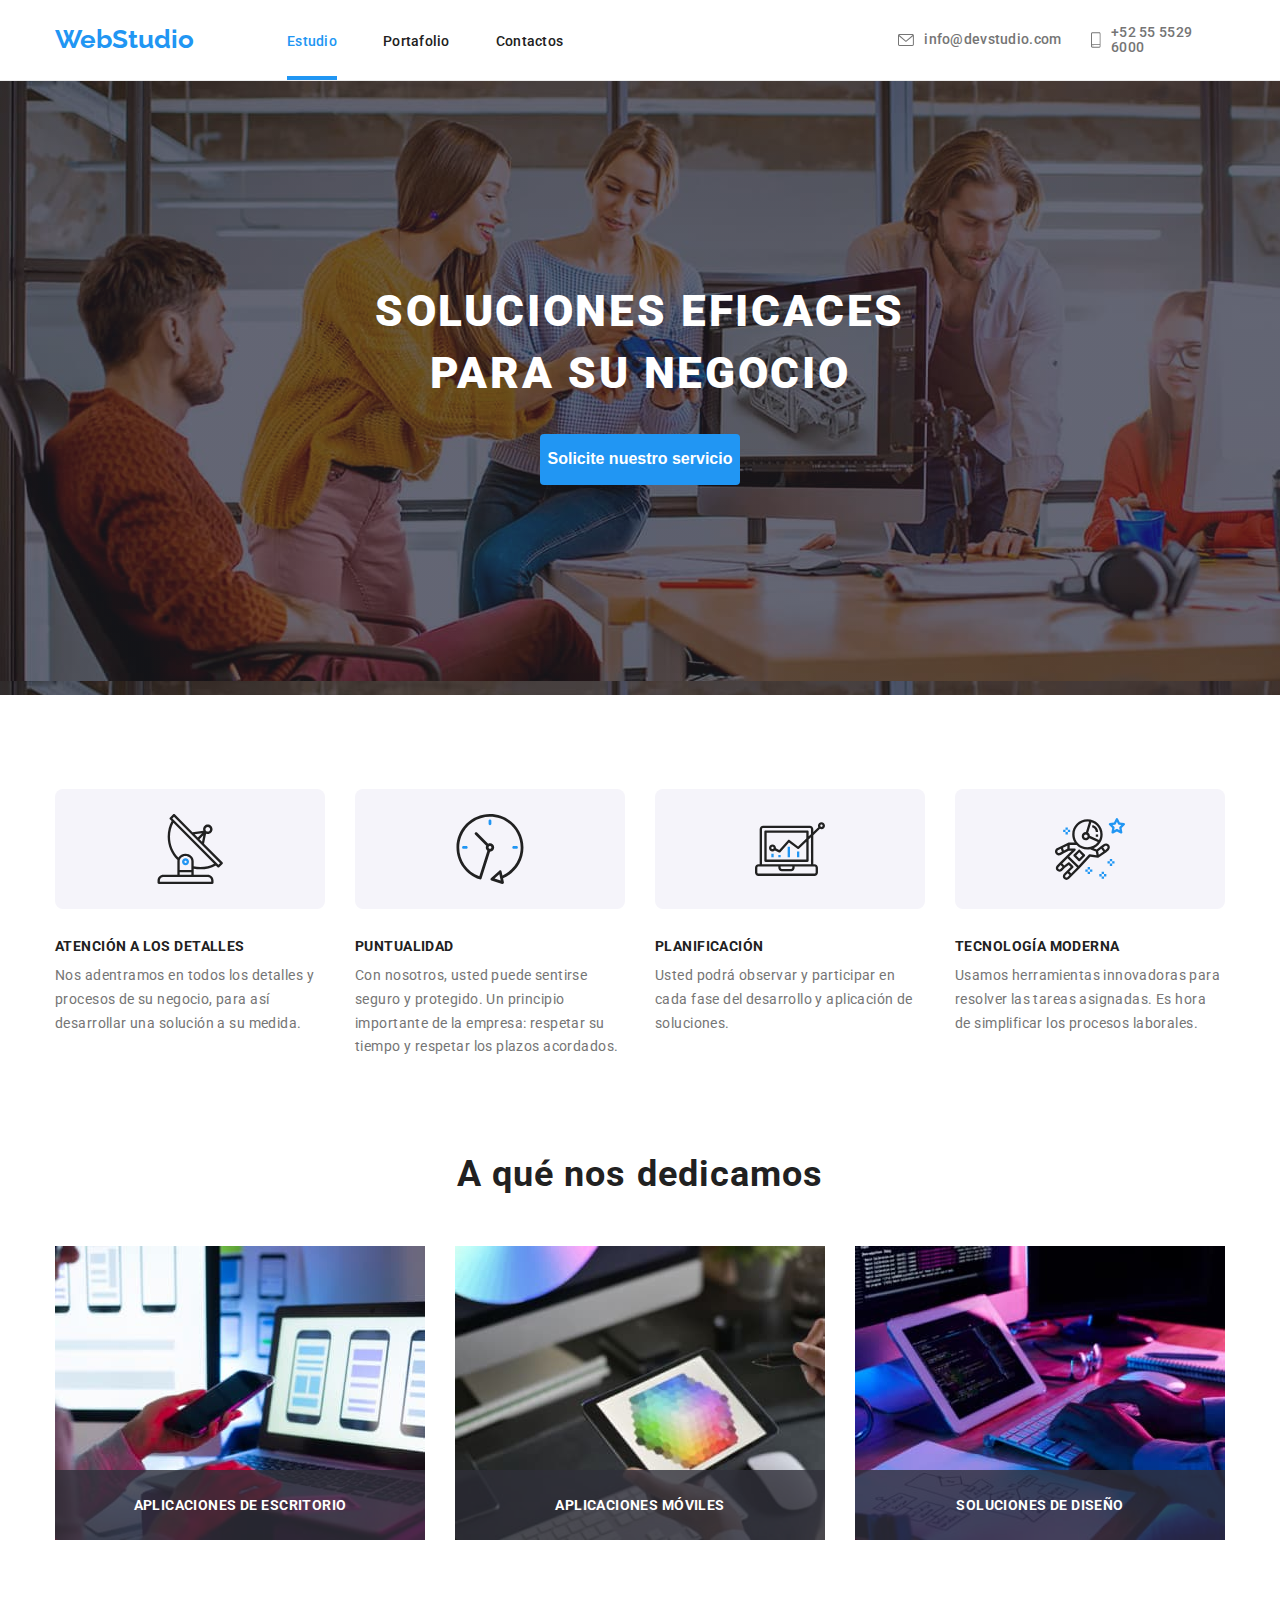
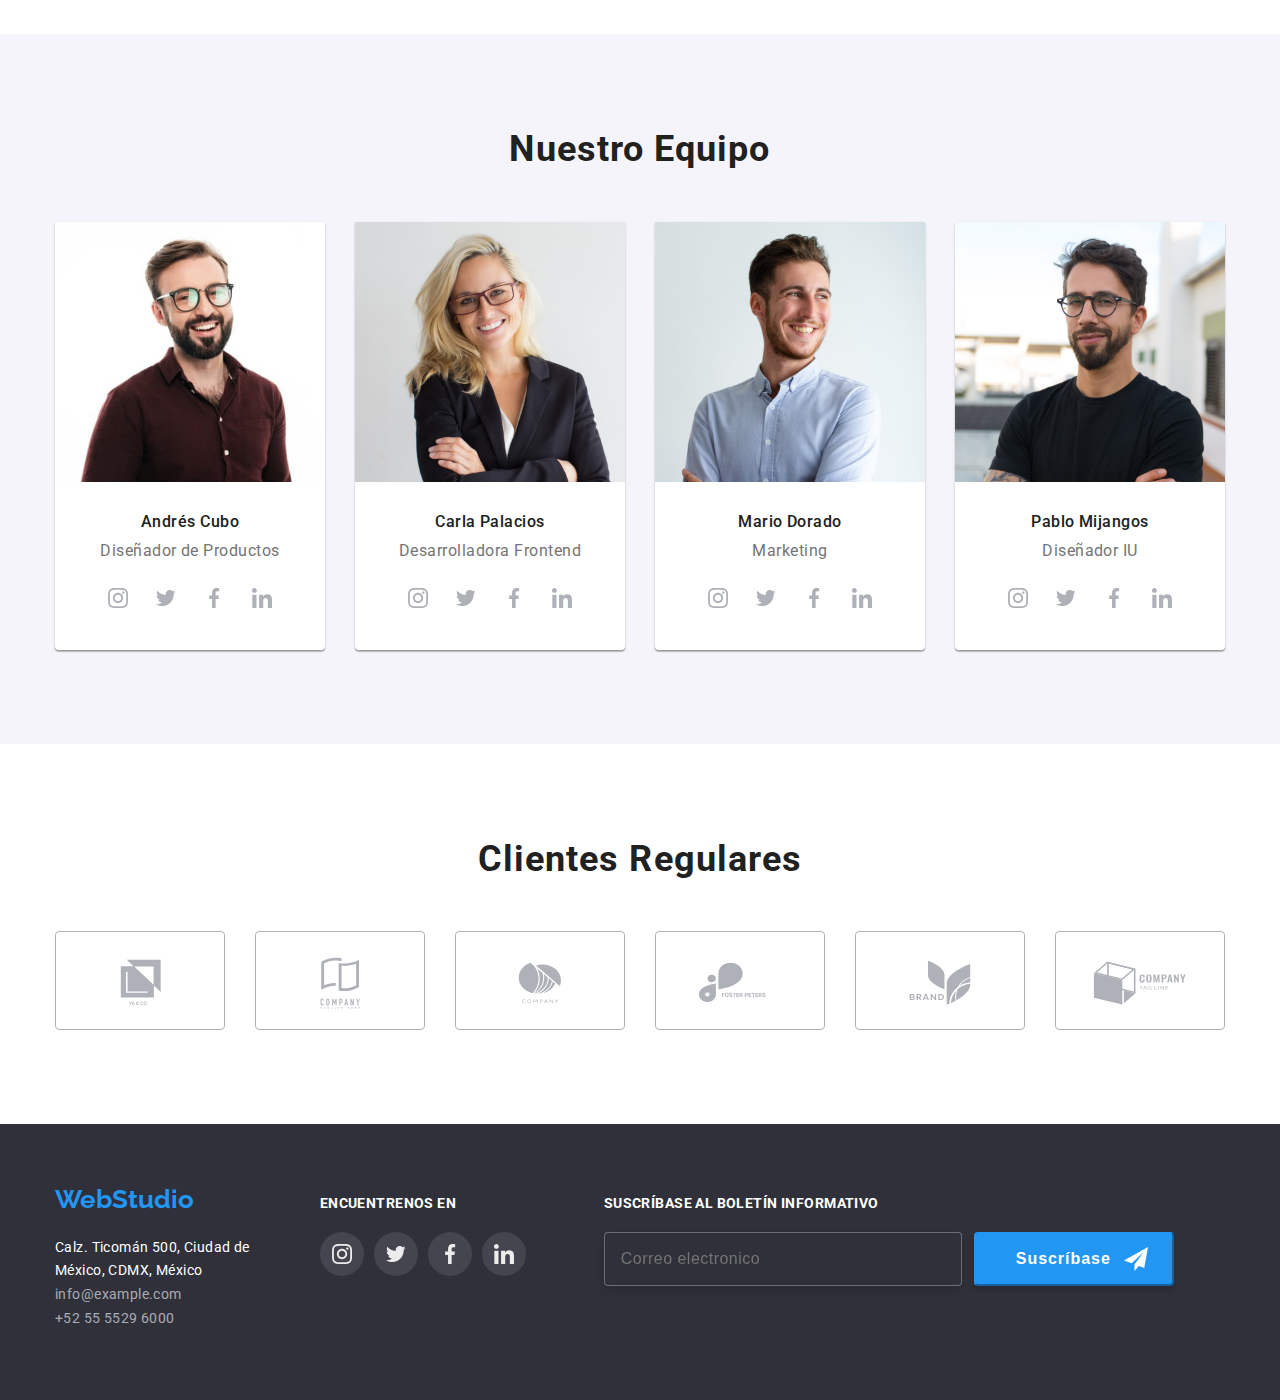
<file: index.html>
<!DOCTYPE html>
<html lang="en">
  <head>
    <meta charset="UTF-8" />
    <meta http-equiv="X-UA-Compatible" content="IE=edge" />
    <meta name="viewport" content="width=device-width, initial-scale=1.0" />
    <title>markup-hw-06</title>
    <link
      rel="stylesheet"
      href="https://cdnjs.cloudflare.com/ajax/libs/modern-normalize/1.1.0/modern-normalize.min.css"
      integrity="sha512-wpPYUAdjBVSE4KJnH1VR1HeZfpl1ub8YT/NKx4PuQ5NmX2tKuGu6U/JRp5y+Y8XG2tV+wKQpNHVUX03MfMFn9Q=="
      crossorigin="anonymous"
      referrerpolicy="no-referrer"
    />
    <link href="./css/styles.css" rel="stylesheet" />
    <link rel="preconnect" href="https://fonts.googleapis.com" />
    <link rel="preconnect" href="https://fonts.gstatic.com" crossorigin />
    <link
      href="https://fonts.googleapis.com/css2?family=Raleway:wght@700&family=Roboto:wght@400;500;700;900&display=swap"
      rel="stylesheet"
    />
  </head>
  <body>
    <header>
      <section class="border-header">
        <div class="container header-position">
          <a class="logo" href="./index.html"><span class="text-blue">WebStudio</a>
          <nav>
            <ul class="menu-nav">
              <li class="list-item">
                <a class="menu-list active" href="./index.html"><span class="text-blue">Estudio</span></a>
              </li>
              <li class="list-item"><a href="./portafolio.html">Portafolio</a></li>
              <li class="list-item"><a href="#">Contactos</a></li>
            </ul>
          </nav>
          <ul class="menu-contact">
            <li>
              <a href="#">
                <svg class="link-header-icon" width="16" height="12">
                  <use href="./images/icons.svg#icon-envelope"></use>
                </svg>
                info@devstudio.com
              </a>
            </li>
            <li>
              <a href="#">
                <svg class="link-header-icon" width="10" height="16">
                  <use href="./images/icons.svg#icon-smartphone"></use>
                </svg>
                +52 55 5529 6000
              </a>
            </li>
          </ul>
        </div>
      </section>
    </header>
    <main>
      <section class="first-page">
        <div class="container">
          <h1 class="main-title">SOLUCIONES EFICACES <br /> PARA SU NEGOCIO</h1>
          <button class="first-button" type="button" data-modal-open>Solicite nuestro servicio</button>
        </div>
      </section>
      <!-- Nuestras Cualidades -->
      <div class="container">
        <section class="section">
          <ul class="feature-box">
            <li>
              <div class="background-icon-feature">
                <svg class="icon-feature" width="70" height="70">
                  <use href="./images/icons.svg#icon-antenne"></use>
                </svg>
              </div>
              <p class="text-feature">ATENCIÓN A LOS DETALLES</p>
              <p class="text-feature-under">
                Nos adentramos en todos los detalles y procesos de su negocio, para así desarrollar una solución a su medida.
              </p>
            </li>
            <li>
              <div class="background-icon-feature">
                <svg class="icon-feature" width="70" height="70">
                  <use href="./images/icons.svg#icon-clock"></use>
                </svg>
              </div>
              <p class="text-feature">PUNTUALIDAD</p>
              <p class="text-feature-under">
                Con nosotros, usted puede sentirse seguro y protegido. Un principio importante de la empresa: respetar su tiempo y respetar los plazos acordados.
              </p>
            </li>
            <li>
              <div class="background-icon-feature">
                <svg class="icon-feature" width="70" height="70">
                  <use href="./images/icons.svg#icon-diagram"></use>
                </svg>
              </div>
              <p class="text-feature">PLANIFICACIÓN</p>
              <p class="text-feature-under">
                Usted podrá observar y participar en cada fase del desarrollo y aplicación de soluciones.
              </p>
            </li>
            <li>
              <div class="background-icon-feature">
                <svg class="icon-feature" width="70" height="70">
                  <use href="./images/icons.svg#icon-astronaut"></use>
                </svg>
              </div>
              <p class="text-feature">TECNOLOGÍA MODERNA</p>
              <p class="text-feature-under">
                Usamos herramientas innovadoras para resolver las tareas asignadas. Es hora de simplificar los procesos laborales.
              </p>
            </li>
          </ul>
        </section>
        <!-- A qué nos dedicamos -->
        <section class="section job-box">
          <h2 class="second-title">A qué nos dedicamos</h2>
          <ul>
            <div class="list-job-box">
              <li class="list-item">
                <img
                  src="./images/Images-4/image-1.jpg"
                  alt="pisze kod"
                  width="370"
                  height="294"
                />
              </li>

              <p class="list-text-job-box">APLICACIONES DE ESCRITORIO</p>
            </div>
            <div class="list-job-box">
              <li class="list-item">
                <img
                  src="./images/Images-4/image-2.jpg"
                  alt="tworzenie aplikacji na telefony"
                  width="370"
                  height="294"
                />
              </li>
              <p class="list-text-job-box">APLICACIONES MÓVILES</p>
            </div>
            <div class="list-job-box">
              <li class="list-item">
                <img
                  src="./images/Images-4/image-3.jpg"
                  alt="dobiera kolory"
                  width="370"
                  height="294"
                />
              </li>
              <p class="list-text-job-box">SOLUCIONES DE DISEÑO</p>
            </div>
          </ul>
        </section>
      </div>
      <!-- Nuestro Equipo -->
      <div class="team-box">
        <section class="section container">
          <h2 class="second-title">Nuestro Equipo</h2>

          <ul class="card-team-list">
            <li class="card-team">
              <img
                src="./images/Images-3/image-4.jpg"
                alt="Foto Andrés Cubo"
                width="270"
                height="260"
              />
              <h3 class="third-title">Andrés Cubo</h3>
              <p class="job-name">Diseñador de Productos</p>
              <a class="social-card-team" href="#">
                <svg width="20" height="20">
                  <use href="./images/icons.svg#icon-instagram1"></use>
                </svg>
              </a>
              <a class="social-card-team" href="#">
                <svg width="20" height="20">
                  <use href="./images/icons.svg#icon-twiitter"></use>
                </svg>
              </a>
              <a class="social-card-team" href="#">
                <svg width="20" height="20">
                  <use href="./images/icons.svg#icon-facebook"></use>
                </svg>
              </a>
              <a class="social-card-team" href="#">
                <svg width="20" height="20">
                  <use href="./images/icons.svg#icon-linkedin"></use>
                </svg>
              </a>
            </li>

            <li class="card-team">
              <img
                src="./images/Images-3/image-1.jpg"
                alt="Foto Carla Palacios"
                width="270"
                height="260"
              />
              <h3 class="third-title">Carla Palacios</h3>
              <p class="job-name">Desarrolladora Frontend</p>
              <a class="social-card-team" href="#">
                <svg width="20" height="20">
                  <use href="./images/icons.svg#icon-instagram1"></use>
                </svg>
              </a>
              <a class="social-card-team" href="#">
                <svg width="20" height="20">
                  <use href="./images/icons.svg#icon-twiitter"></use>
                </svg>
              </a>
              <a class="social-card-team" href="#">
                <svg width="20" height="20">
                  <use href="./images/icons.svg#icon-facebook"></use>
                </svg>
              </a>
              <a class="social-card-team" href="#">
                <svg width="20" height="20">
                  <use href="./images/icons.svg#icon-linkedin"></use>
                </svg>
              </a>
            </li>

            <li class="card-team">
              <img
                src="./images/Images-3/image-2.jpg"
                alt="Foto Mario Dorado"
                width="270"
                height="260"
              />
              <h3 class="third-title">Mario Dorado</h3>
              <p class="job-name">Marketing</p>
              <a class="social-card-team" href="#">
                <svg width="20" height="20">
                  <use href="./images/icons.svg#icon-instagram1"></use>
                </svg>
              </a>
              <a class="social-card-team" href="#">
                <svg width="20" height="20">
                  <use href="./images/icons.svg#icon-twiitter"></use>
                </svg>
              </a>
              <a class="social-card-team" href="#">
                <svg width="20" height="20">
                  <use href="./images/icons.svg#icon-facebook"></use>
                </svg>
              </a>
              <a class="social-card-team" href="#">
                <svg width="20" height="20">
                  <use href="./images/icons.svg#icon-linkedin"></use>
                </svg>
              </a>
            </li>
            <li class="card-team">
              <img
                src="./images/Images-3/image-3.jpg"
                alt="Foto Pablo Mijangos"
                width="270"
                height="260"
              />
              <h3 class="third-title">Pablo Mijangos</h3>
              <p class="job-name">Diseñador IU</p>
              <a class="social-card-team" href="#">
                <svg width="20" height="20">
                  <use href="./images/icons.svg#icon-instagram1"></use>
                </svg>
              </a>
              <a class="social-card-team" href="#">
                <svg width="20" height="20">
                  <use href="./images/icons.svg#icon-twiitter"></use>
                </svg>
              </a>
              <a class="social-card-team" href="#">
                <svg width="20" height="20">
                  <use href="./images/icons.svg#icon-facebook"></use>
                </svg>
              </a>
              <a class="social-card-team" href="#">
                <svg width="20" height="20">
                  <use href="./images/icons.svg#icon-linkedin"></use>
                </svg>
              </a>
            </li>
          </ul>
        </section>
      </div>
      <!-- Clientes Regulares-->
      <div class="our-customers">
        <section class="section container">
          <h2 class="title-our-customers">Clientes Regulares</h2>
          <div class="all-svg-our-customers">
            <a class="border-svg" href="#">
              <svg width="41" height="46.7">
                <use href="./images/icons.svg#icon-group1"></use>
              </svg>
            </a>
            <a class="border-svg" href="#">
              <svg width="40" height="52">
                <use href="./images/icons.svg#icon-group2"></use>
              </svg>
            </a>
            <a class="border-svg" href="#">
              <svg width="43.46" height="41.18">
                <use href="./images/icons.svg#icon-group3"></use>
              </svg>
            </a>
            <a class="border-svg" href="#">
              <svg width="84.44" height="40.62">
                <use href="./images/icons.svg#icon-group4"></use>
              </svg>
            </a>
            <a class="border-svg" href="#">
              <svg width="62.54" height="45.43">
                <use href="./images/icons.svg#icon-group5"></use>
              </svg>
            </a>
            <a class="border-svg" href="#">
              <svg width="93.79" height="43.93">
                <use href="./images/icons.svg#icon-group6"></use>
              </svg>
            </a>
          </div>
        </section>
      </div>
    </main>
    <footer>
      <section class="footer-box">
        <div class="container footer-block12">
          <div class="footer-block">
            <div class="footer-logo">
              <a class="logo" href="./index.html"><span class="text-blue">WebStudio</a>
            </div>
            <div class="footer-nav-contact">
              <address>
                <ul class="footer-address">
                  <li>
                    <a href="https://goo.gl/maps/KbZr57rCnXVUUgMi8" target="_blank"
                      >Calz. Ticomán 500, Ciudad de <br>
                      México, CDMX, México</a
                    >
                  </li>
                </ul>
              </address>
              <ul class="footer-contact">
                <li><a href="">info@example.com</a></li>
                <li><a href="">+52 55 5529 6000</a></li>
              </ul>
            </div>
          </div>
          <div class="footer-block2">
            <div class="join-us">
              <p>ENCUENTRENOS EN</p>
              <ul class="list-svg-join-us">
                <li>
                  <a class="svg-joun-us" href="#"
                    ><svg width="20" height="20">
                      <use href="./images/icons.svg#icon-instagram1"></use>
                    </svg>
                  </a>
                </li>
                <li>
                  <a class="svg-joun-us" href="#"
                    ><svg width="20" height="20">
                      <use href="./images/icons.svg#icon-twiitter"></use>
                    </svg>
                  </a>
                </li>
                <li>
                  <a class="svg-joun-us" href="#"
                    ><svg width="20" height="20">
                      <use href="./images/icons.svg#icon-facebook"></use>
                    </svg>
                  </a>
                </li>
                <li>
                  <a class="svg-joun-us" href="#"
                    ><svg width="20" height="20">
                      <use href="./images/icons.svg#icon-linkedin"></use>
                    </svg>
                  </a>
                </li>
              </ul>
            </div>
          </div>
          <div class="footer-block3">
            <p class="footer-block3-title">SUSCRÍBASE al boletín informativo</p>
            <div class="input-button-footer">
            <input class="input-footer" type="email" name="email" placeholder="Correo electronico"/>
            <button class="button-newsletter-footer" type="submit">
              <span class="text-footer-button">Suscríbase</span>
              <svg class="button-svg-sent" width="24" height="24">
                <use href="./images/icons.svg#icon-icon-send"></use>
              </svg>
            </button>
          </div>
          </div>
        </div>
      </section>
    </footer>


    <div class="backdrop is-hidden" data-modal>
      <div class="modal">
        <button type="button" class="close-btn" data-modal-close="true">
          <svg width="11" height="11">
            <use href="./images/icons.svg#icon-Vector-close-1"></use>
          </svg>
        </button>
        <div class="model-form">
          <h3 class="modal-title">Deje sus datos, nos contactaremos con usted</h3>
          <form class="modal-all-form" name="form" autocomplete="on">
            <label>
              <span class="small-title-form">Nombre</span>
              <div class="modal-svg-tekst">
                <svg class="svg-model-form" width="12" height="12">
                  <use href="./images/icons.svg#icon-name"></use>
                </svg>
                <input class="border-input-form" type="text" name="username" />
              </div>
            </label>
            <label>
              <span class="small-title-form">Teléfono</span>
              <div class="modal-svg-tekst">
                <svg width="13" height="13">
                  <use href="./images/icons.svg#icon-phone_number"></use>
                </svg>
                <input class="border-input-form" type="tel" name="phone_number" />
              </div>
            </label>
            <label>
              <span class="small-title-form">E-mail</span>
              <div class="modal-svg-tekst">
                <svg width="15" height="12">
                  <use href="./images/icons.svg#icon-email_addres"></use>
                </svg>
                <input class="border-input-form" type="email" name="email" />
              </div>
            </label>
            <label>
              <span class="small-title-form">Comentarios</span>
              <textarea
                class="textarea-modal"
                name="comment"
                rows="5"
                placeholder="Introduzca el texto"
              ></textarea>
            </label>
          </form>
          <div class="modal-statue-tekst">
            <div class="checkbox">
              <div class="checkbox__control">
                <input type="checkbox" id="check" name="check" value="1" class="checkbox__input" />
                <label class="checkbox__label" for="check"
                  ><svg width="16" height="15">
                    <use href="./images/icons.svg#icon-checkbox-vector"></use>
                  </svg>
                </label>
                <label class="checkbox__label-2" for="check"
                  ><svg width="11" height="8">
                    <use href="./images/icons.svg#icon-accept"></use>
                  </svg>
                </label>
              </div>
            </div>
            <p class="statute-text">
              Estoy de acuerdo con el boletín <a href="#" class="text-blue">informativo</a> y acepto los
              <a href="#" class="text-blue">Términos y  Condiciones.</a>
            </p>
          </div>
          <div class="modal-send">
            <button class="modal-send-button" type="submit">Enviar</button>
          </div>
        </div>
      </div>
    </div>
    <script src="./js/modal.js"></script>
  </body>
</html>
</file>
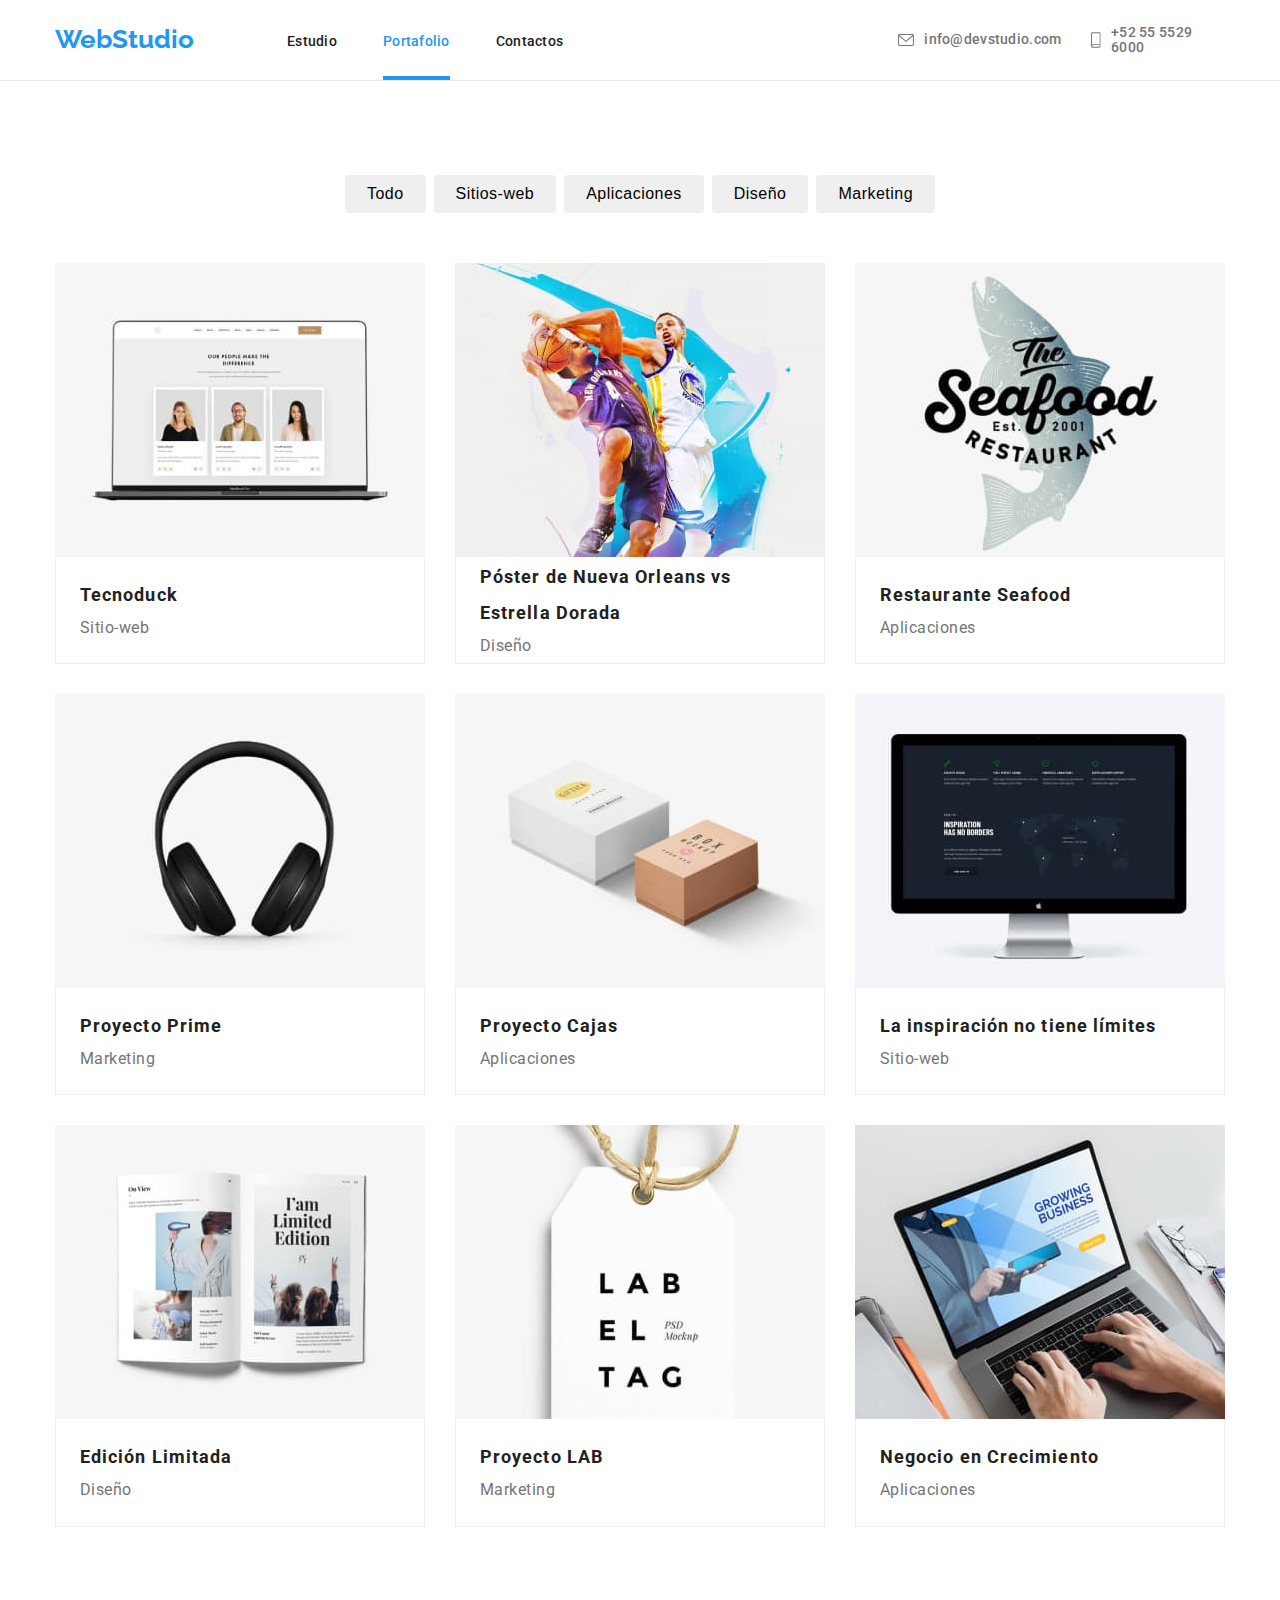
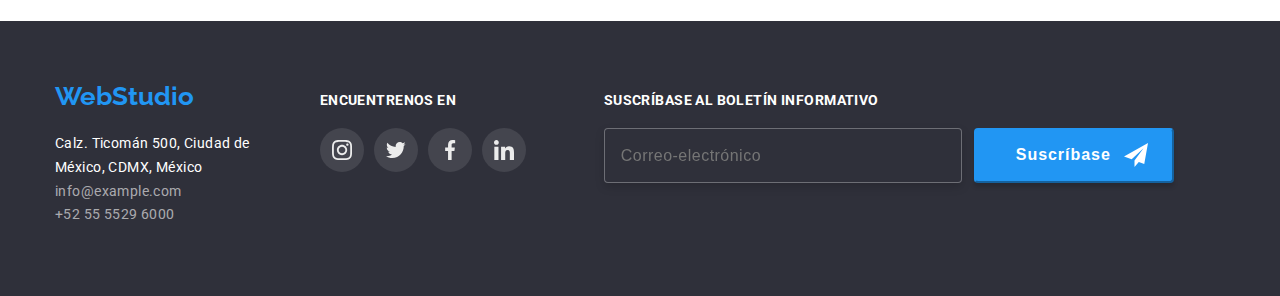
<file: portafolio.html>
<!DOCTYPE html>
<html lang="en">
  <head>
    <meta charset="UTF-8" />
    <meta http-equiv="X-UA-Compatible" content="IE=edge" />
    <meta name="viewport" content="width=device-width, initial-scale=1.0" />
    <title>markup-hw-06</title>
    <link
      rel="stylesheet"
      href="https://cdnjs.cloudflare.com/ajax/libs/modern-normalize/1.1.0/modern-normalize.min.css"
      integrity="sha512-wpPYUAdjBVSE4KJnH1VR1HeZfpl1ub8YT/NKx4PuQ5NmX2tKuGu6U/JRp5y+Y8XG2tV+wKQpNHVUX03MfMFn9Q=="
      crossorigin="anonymous"
      referrerpolicy="no-referrer"
    />
    <link href="./css/styles.css" rel="stylesheet" />
    <link rel="preconnect" href="https://fonts.googleapis.com" />
    <link rel="preconnect" href="https://fonts.gstatic.com" crossorigin />
    <link
      href="https://fonts.googleapis.com/css2?family=Raleway:wght@700&family=Roboto:wght@400;500;700;900&display=swap"
      rel="stylesheet"
    />
  </head>
  <body>
    <header>
      <section class="border-header">
        <div class="container header-position">
          <a class="logo" href="./index.html"><span class="text-blue">WebStudio</a>
          <nav>
            <ul class="menu-nav">
              <li class="list-item"><a href="./index.html">Estudio</a></li>
              <li class="list-item">
                <a class="menu-list active" href="./portafolio.html"
                  ><span class="text-blue">Portafolio</span></a
                >
              </li>
              <li class="list-item"><a href="#">Contactos</a></li>
            </ul>
          </nav>
          <ul class="menu-contact">
            <li>
              <a href="">
                <svg class="link-header-icon" width="16" height="12">
                  <use href="./images/icons.svg#icon-envelope"></use>
                </svg>
                info@devstudio.com
              </a>
            </li>
            <li>
              <a href="">
                <svg class="link-header-icon" width="10" height="16">
                  <use href="./images/icons.svg#icon-smartphone"></use>
                </svg>
                +52 55 5529 6000
              </a>
            </li>
          </ul>
        </div>
      </section>
    </header>
    <main>
      <section class="section container portfolio-list">
        <div class="menu2">
          <button class="portfolio-button" type="button">Todo</button>
          <button class="portfolio-button" type="button">Sitios-web</button>
          <button class="portfolio-button" type="button">Aplicaciones</button>
          <button class="portfolio-button" type="button">Diseño</button>
          <button class="portfolio-button" type="button">Marketing</button>
        </div>
        <div class="portfolio-card">
          <ul>
            <li class="portfolio-card-list">
              <div class="box">
                <img
                  src="./images/Images-2/image-1.jpg"
                  alt="Sitio web Tecnoduck"
                  width="370"
                  height="294"
                />
                <div class="overlay">
                  <p>
                    Tecnoduck es una plataforma de distribución de coronavirus de última generación. Las compañías usan esta plataforma para el espionaje digital y los ataques a los servidores seguros de la competencia.
                  </p>
                </div>
              </div>
              <div class="card-border">
                <p class="portfolio-main-text">Tecnoduck</p>
                <p class="portfolio-text">Sitio-web</p>
              </div>
            </li>
            <li class="portfolio-card-list">
              <div class="box">
                <img
                  src="./images/Images-2/image-2.jpg"
                  alt="New Orlean vs Golden Star"
                  width="370"
                  height="294"
                />
                <div class="overlay">
                  <p>
                    Póster de Nueva Orleans vs Estrella Dorada es una plataforma de distribución de coronavirus de última generación. Las compañías usan esta plataforma para el espionaje digital y los ataques a los servidores seguros de la competencia.
                  </p>
                </div>
              </div>
              <div class="card-border-poster">
                <p class="portfolio-main-text">Póster de Nueva Orleans vs <br> Estrella Dorada</p>
                <p class="portfolio-text">Diseño</p>
              </div>
            </li>
            <li class="portfolio-card-list">
              <div class="box">
                <img
                  src="./images/Images-2/image-3.jpg"
                  alt="Restaurante Seafood"
                  width="370"
                  height="294"
                />
                <div class="overlay">
                  <p>
                    Restaurante Seafood es una plataforma de distribución de coronavirus de última generación. Las compañías usan esta plataforma para el espionaje digital y los ataques a los servidores seguros de la competencia.
                  </p>
                </div>
              </div>
              <div class="card-border">
                <p class="portfolio-main-text">Restaurante Seafood</p>
                <p class="portfolio-text">Aplicaciones</p>
              </div>
            </li>
            <li class="portfolio-card-list">
              <div class="box">
                <img
                  src="./images/Images-2/image-4.jpg"
                  alt="Marketing Proyecto Prime"
                  width="370"
                  height="294"
                />
                <div class="overlay">
                  <p>
                    Proyecto Prime es una plataforma de distribución de coronavirus de última generación. Las compañías usan esta plataforma para el espionaje digital y los ataques a los servidores seguros de la competencia.
                  </p>
                </div>
              </div>
              <div class="card-border">
                <p class="portfolio-main-text">Proyecto Prime</p>
                <p class="portfolio-text">Marketing</p>
              </div>
            </li>
            <li class="portfolio-card-list">
              <div class="box">
                <img
                  src="./images/Images-2/image-5.jpg"
                  alt="aplicación Proyecto Cajas"
                  width="370"
                  height="294"
                />
                <div class="overlay">
                  <p>
                    Proyecto Cajas es una plataforma de distribución de coronavirus de última generación. Las compañías usan esta plataforma para el espionaje digital y los ataques a los servidores seguros de la competencia.
                  </p>
                </div>
              </div>
              <div class="card-border">
                <p class="portfolio-main-text">Proyecto Cajas</p>
                <p class="portfolio-text">Aplicaciones</p>
              </div>
            </li>
            <li class="portfolio-card-list">
              <div class="box">
                <img
                  src="./images/Images-2/image-6.jpg"
                  alt="Sitio web la inspiración no tiene límites"
                  width="370"
                  height="294"
                />
                <div class="overlay">
                  <p>
                    La inspiración no tiene límites es una plataforma de distribución de coronavirus de última generación. Las compañías usan esta plataforma para el espionaje digital y los ataques a los servidores seguros de la competencia.
                  </p>
                </div>
              </div>
              <div class="card-border">
                <p class="portfolio-main-text">La inspiración no tiene límites</p>
                <p class="portfolio-text">Sitio-web</p>
              </div>
            </li>
            <li class="portfolio-card-list">
              <div class="box">
                <img
                  src="./images/Images-2/image-7.jpg"
                  alt="Diseño de Edición limitada"
                  width="370"
                  height="294"
                />
                <div class="overlay">
                  <p>
                    Edición Limitada es una plataforma de distribución de coronavirus de última generación. Las compañías usan esta plataforma para el espionaje digital y los ataques a los servidores seguros de la competencia.
                  </p>
                </div>
              </div>
              <div class="card-border">
                <p class="portfolio-main-text">Edición Limitada</p>
                <p class="portfolio-text">Diseño</p>
              </div>
            </li>
            <li class="portfolio-card-list">
              <div class="box">
                <img
                  src="../images/Images-2/image-8.jpg"
                  alt="Marketing Proyecto LAB"
                  width="370"
                  height="294"
                />
                <div class="overlay">
                  <p>
                    Proyecto LAB es una plataforma de distribución de coronavirus de última generación. Las compañías usan esta plataforma para el espionaje digital y los ataques a los servidores seguros de la competencia.
                  </p>
                </div>
              </div>
              <div class="card-border">
                <p class="portfolio-main-text">Proyecto LAB</p>
                <p class="portfolio-text">Marketing</p>
              </div>
            </li>
            <li class="portfolio-card-list">
              <div class="box">
                <img
                  src="./images/Images-2/image-9.jpg"
                  alt="Aplicacion Negocio en Crecimiento"
                  width="370"
                  height="294"
                />
                <div class="overlay">
                  <p>
                    Negocio en Crecimiento es una plataforma de distribución de coronavirus de última generación. Las compañías usan esta plataforma para el espionaje digital y los ataques a los servidores seguros de la competencia.
                  </p>
                </div>
              </div>
              <div class="card-border">
                <p class="portfolio-main-text">Negocio en Crecimiento</p>
                <p class="portfolio-text">Aplicaciones</p>
              </div>
            </li>
          </ul>
        </div>
      </section>
    </main>
    <footer>
      <section class="footer-box">
        <div class="container footer-block12">
          <div class="footer-block">
            <div class="footer-logo">
              <a class="logo" href="./index.html"><span class="text-blue">WebStudio</a>
            </div>
            <div class="footer-nav-contact">
              <address>
                <ul class="footer-address">
                  <li>
                    <a href="https://goo.gl/maps/KbZr57rCnXVUUgMi8" target="_blank">
                    Calz. Ticomán 500, Ciudad de <br>
                    México, CDMX, México</a>
                  </li>
                </ul>
              </address>
              <ul class="footer-contact">
                <li><a href="">info@example.com</a></li>
                <li><a href="">+52 55 5529 6000</a></li>
              </ul>
            </div>
          </div>
          <div class="footer-block2">
            <div class="join-us">
              <p>ENCUENTRENOS EN</p>
              <ul class="list-svg-join-us">
                <li>
                  <a class="svg-joun-us" href="#"
                    ><svg width="20" height="20">
                      <use href="./images/icons.svg#icon-instagram1"></use>
                    </svg>
                  </a>
                </li>
                <li>
                  <a class="svg-joun-us" href="#"
                    ><svg width="20" height="20">
                      <use href="./images/icons.svg#icon-twiitter"></use>
                    </svg>
                  </a>
                </li>
                <li>
                  <a class="svg-joun-us" href="#"
                    ><svg width="20" height="20">
                      <use href="./images/icons.svg#icon-facebook"></use>
                    </svg>
                  </a>
                </li>
                <li>
                  <a class="svg-joun-us" href="#"
                    ><svg width="20" height="20">
                      <use href="./images/icons.svg#icon-linkedin"></use>
                    </svg>
                  </a>
                </li>
              </ul>
            </div>
          </div>
          <div class="footer-block3">
            <p class="footer-block3-title">SUSCRÍBASE al boletín informativo</p>
            <div class="input-button-footer">
              <input class="input-footer" type="email" name="email" placeholder="Correo-electrónico" />
              <button class="button-newsletter-footer" type="submit">
                <span class="text-footer-button">Suscríbase</span>
                <svg class="button-svg-sent" width="24" height="24">
                  <use href="./images/icons.svg#icon-icon-send"></use>
                </svg>
              </button>
            </div>
          </div>
        </div>
      </section>
    </footer>
  </body>
</html>
</file>
<file: css/styles.css>
* {
  box-sizing: border-box;
  margin: 0;
  padding: 0;
}
body {
  font-family: 'Roboto', 'Raleway', sans-serif;
  color: #212121;
}
img {
  display: block;
}
.header-position {
  display: flex;

  align-items: center;
  max-height: 80px;
}
.border-header {
  border-bottom: 1px solid #ececec;
}
.container {
  max-width: 1200px;
  margin: 0 auto;
  padding: 0 15px;
}
.section {
  padding-bottom: 94px;
  padding-top: 94px;
}

/*---------*/
/*WebStudio*/
/*---------*/

.logo {
  font-family: 'Raleway';
  font-size: 26px;
  font-weight: 700;
  line-height: 1.2;
  text-decoration: none;
  color: #212121;
  margin: 24px 0 25px 0;
}
.logo:hover,
.logo:focus {
  color: #2196f3;
  transition-duration: 250ms;
  transition-timing-function: cubic-bezier(0.4, 0, 0.2, 1);
}
.text-blue {
  color: #2196f3;
}

/*----*/
/*Menu*/
/*----*/

.active {
  color: #2196f3;
}
.active::after {
  content: '';
  display: inline-block;
  width: 100%;
  left: 0;
  margin-top: 45px;
  position: absolute;
  border-bottom: solid 4px #2196f3;
}
.menu-list:hover::after {
  content: '';
  align-items: center;
  display: inline-block;
  border-radius: 4px;
  width: 100%;
  margin-top: 45px;
  position: absolute;
  left: 0%;
  border-bottom: solid 4px #2196f3;
}
.menu-nav a {
  font-size: 14px;
  font-weight: 500;
  line-height: 1.1;
  letter-spacing: 0.02em;
}
.menu-nav {
  list-style-type: none;
  display: flex;
  margin-left: 93px;
}
.menu-nav a {
  text-decoration: none;
  color: #212121;
}
.menu-nav a:hover,
.menu-nav a:focus {
  color: #2196f3;
  transition-duration: 250ms;
  transition-timing-function: cubic-bezier(0.4, 0, 0.2, 1);
}
.menu-nav li:not(:last-child) {
  margin-right: 46px;
}

/*------*/
/*Header*/
/*------*/

.menu-contact a {
  font-size: 14px;
  font-weight: 500;
  line-height: 1.1;
  letter-spacing: 0.02em;
  color: #757575;
  text-decoration: none;
  display: flex;
  align-items: center;
}
.menu-contact a:hover,
.menu-contact a:focus {
  color: #2196f3;
  transition-duration: 250ms;
  transition-timing-function: cubic-bezier(0.4, 0, 0.2, 1);
}
.link-header-icon use:hover {
  fill: blue;
}
.menu-contact a:hover,
.menu-contact a:focus {
  fill: #2196f3;
  color: #2196f3;
  transition-duration: 250ms;
  transition-timing-function: cubic-bezier(0.4, 0, 0.2, 1);
}
.menu-contact {
  list-style-type: none;
  display: flex;
  margin-left: 335px;
  align-items: center;
  fill: #757575;
}
.menu-contact li:not(:last-child) {
  margin-right: 30px;
}
.link-header-icon {
  cursor: pointer;
  display: inline-flex;
  margin-right: 10px;
  align-items: center;
}

/*----*/
/*Link*/
/*----*/

.link-decoration-color {
  text-decoration: none;
  color: #212121;
}

/*------*/
/*footer*/
/*------*/

.footer-block {
  display: inline-block;
}
.footer-block2 {
  padding-top: 12px;
}
.footer-block12 {
  display: flex;
  line-height: 100%;
}
.footer-box {
  background-color: #2f303a;
  width: 100%;
  padding: 60px 0;
  display: block;
}
.footer-box a {
  color: #ffffff;
  text-decoration: none;
}
.footer-box a:hover,
.footer-box a:focus {
  color: #2196f3;
  transition-duration: 250ms;
  transition-timing-function: cubic-bezier(0.4, 0, 0.2, 1);
}
.footer-address {
  font-size: 14px;
  line-height: 1.7;
  letter-spacing: 0.03em;
  font-style: normal;
  list-style-type: none;
}
.footer-contact a {
  color: rgba(255, 255, 255, 0.6);
  font-size: 14px;
  line-height: 1.7;
  letter-spacing: 0.03em;
}
.footer-contact {
  list-style-type: none;
}
.footer-logo {
  padding-bottom: 20px;
}
.footer-nav-contact {
  padding-bottom: 9px;
}

/*----------------*/
/*Unase a nosotros*/
/*----------------*/

.join-us {
  margin-left: 70px;
}
.join-us p {
  color: #ffffff;
  font-weight: 700;
  font-size: 14px;
  line-height: 1.1;
  letter-spacing: 0.03em;
  text-transform: uppercase;
  padding-bottom: 20px;
}
.list-svg-join-us {
  list-style: none;
  text-align: center;
  justify-content: left;
  display: flex;
}
.svg-joun-us {
  display: flex;
  align-items: center;
  justify-content: center;
  border-radius: 50%;
  background-color: rgba(255, 255, 255, 0.1);
  fill: #ececec;
  height: 44px;
  width: 44px;
}
.list-svg-join-us li:not(:last-child) {
  margin-right: 10px;
}
.list-svg-join-us a:hover,
.list-svg-join-us a:focus {
  background-color: #2196f3;
  border-radius: 50%;
  transition-duration: 250ms;
  transition-timing-function: cubic-bezier(0.4, 0, 0.2, 1);
}

/*-------------------*/
/*Boletin informativo*/
/*-------------------*/

.footer-block3 {
  padding-top: 12px;
  padding-left: 78px;
}
.footer-block3-title {
  font-weight: 700;
  font-size: 14px;
  line-height: 1.1;
  letter-spacing: 0.03em;
  text-transform: uppercase;
  color: #ffffff;
}
.input-footer {
  font-weight: 400;
  font-size: 16px;
  line-height: 1.2;
  display: flex;
  align-items: center;
  letter-spacing: 0.03em;
  color: rgba(255, 255, 255, 0.6);
  border: 1px solid rgba(255, 255, 255, 0.3);
  filter: drop-shadow(0px 4px 4px rgba(0, 0, 0, 0.15));
  border-radius: 4px;
  background-color: #2f303a;
  padding-left: 16px;
  width: 358px;
}
.footer-block3 button {
  cursor: pointer;
  background: #2196f3;
  box-shadow: 0px 4px 4px rgba(0, 0, 0, 0.15);
  border-radius: 4px;
  position: relative;
  border-color: #2196f3;
  width: 200px;
}
.text-footer-button {
  font-weight: 700;
  font-size: 16px;
  line-height: 1.9;
  display: flex;
  align-items: center;
  text-align: center;
  letter-spacing: 0.06em;
  color: #ffffff;
  padding: 10px 24px 10px 40px;
}
.button-svg-sent {
  position: absolute;
  margin-top: 13px;
  margin-left: 148px;
  fill: #ffffff;
}
.input-button-footer {
  margin-top: 20px;
  display: flex;
}
.button-newsletter-footer {
  display: flex;
  margin-left: 12px;
}

/*-------------*/
/*---Estudio---*/
/*-------------*/

/*-----------------------------------*/
/*Soluciones eficaces para su negocio*/
/*-----------------------------------*/

.first-page {
  background: linear-gradient(rgba(47, 48, 58, 0.4), rgba(47, 48, 58, 0.4)),
    url(./../images/Images-1/Image-1.jpg);
  padding-top: 200px;
  padding-bottom: 210px;
  max-width: 1600px;
  display: flex;
  align-items: center;
  justify-content: center;
  margin: 0 auto;
}
.main-title {
  color: #ffffff;
  font-weight: 900;
  font-size: 44px;
  line-height: 1.4;
  text-align: center;
  letter-spacing: 0.06em;
  text-transform: uppercase;
  padding-bottom: 30px;
}
.first-page .first-button:hover,
.first-page .first-button:focus {
  box-shadow: 0px 4px 4px #29292926;
  transition-duration: 250ms;
  transition-timing-function: cubic-bezier(0.4, 0, 0.2, 1);
}
.first-button {
  display: block;
  cursor: pointer;
  width: 200px;
  background: #2196f3;
  margin: 0 auto;
  text-align: center;
  color: #ffffff;
  font-weight: 700;
  font-size: 16px;
  line-height: 1.9;
  border: none;
  border-radius: 4px;
  padding-top: 10px;
  padding-bottom: 10px;
}

/*-------------------*/
/*Nuestras Cualidades*/
/*-------------------*/

.feature-box {
  list-style-type: none;
  display: flex;
  gap: 30px;
}
.text-feature {
  font-weight: 700;
  font-size: 14px;
  line-height: 1.1;
  letter-spacing: 0.03em;
  text-transform: uppercase;
  padding-bottom: 10px;
}
.text-feature-under {
  font-size: 14px;
  line-height: 1.7;
  letter-spacing: 0.03em;
  color: #757575;
}
.background-icon-feature {
  background-color: #f5f4fa;
  width: 270px;
  border-radius: 8px;
  padding-bottom: 25px;
  display: flex;
  justify-content: center;
  padding-top: 25px;
  text-align: center;
  margin-bottom: 30px;
}
.icon-feature {
  background: #f5f4fa;
  border-radius: 4px;
  border: none;
}

/*-------------------*/
/*A qué nos dedicamos*/
/*-------------------*/

.second-title {
  font-weight: 700;
  font-size: 36px;
  line-height: 1.2;
  text-align: center;
  letter-spacing: 0.03em;
  list-style-type: none;
  padding-bottom: 50px;
}
.job-box ul {
  list-style-type: none;
  justify-content: space-between;
  display: flex;
  height: 100%;
}
.job-box {
  padding-top: 0;
}
.list-item {
  position: relative;
}
.list-job-box {
  position: relative;
  justify-content: center;
  text-align: center;
}
.list-text-job-box {
  font-size: 14px;
  font-weight: 700;
  letter-spacing: 0.03em;
  text-transform: uppercase;
  position: absolute;
  bottom: 0;
  right: 0;
  margin: 0;
  width: 100%;
  padding: 27px;
  border-bottom-left-radius: 4px;
  background-color: rgba(47, 48, 58, 0.8);
  color: #fff;
}

/*--------------*/
/*Nuestro Equipo*/
/*--------------*/


.team-box {
  background-color: #f5f4fa;
}
.card-team-list {
  list-style-type: none;
  display: flex;
  justify-content: space-between;
  height: 100%;
}
.card-team {
  width: 270px;
  padding-bottom: 30px;
  text-align: center;
  background-color: rgba(255, 255, 255, 1);
  box-shadow: 0px 1px 3px rgba(0, 0, 0, 0.12), 0px 1px 1px rgba(0, 0, 0, 0.14),
    0px 2px 1px rgba(0, 0, 0, 0.2);
  border-radius: 0px 0px 4px 4px;
}
.third-title {
  font-weight: 500;
  font-size: 16px;
  line-height: 1.2;
  letter-spacing: 0.03em;
  padding-top: 30px;
  padding-bottom: 10px;
}
.job-name {
  font-size: 16px;
  line-height: 1.2;
  letter-spacing: 0.03em;
  color: #757575;
}
.social-card-team {
  list-style-type: none;
  display: inline-flex;
  justify-content: center;
  fill: #afb1b8;
  width: 44px;
  height: 44px;
  margin-top: 16px;
  align-items: center;
  border-radius: 50%;
}
.social-card-team:hover,
.social-card-team:focus {
  background-color: #2196f3;
  fill: #ffffff;
  border-radius: 50%;
  transition-duration: 500ms;
  transition-timing-function: cubic-bezier(0.4, 0, 0.2, 1);
}

/*------------------*/
/*Clientes Regulares*/
/*------------------*/

.title-our-customers {
  font-weight: 700;
  font-size: 36px;
  line-height: 1.2;
  text-align: center;
  letter-spacing: 0.03em;
  margin-bottom: 50px;
}
.all-svg-our-customers {
  display: flex;
  justify-content: center;
}
.all-svg-our-customers a:not(:last-child) {
  margin-right: 30px;
}
.border-svg {
  width: 170px;
  padding-top: 24.71px;
  padding-bottom: 20.58px;
  display: flex;
  align-items: center;
  justify-content: center;
  border: 1px solid #afb1b8;
  border-radius: 4px;
  fill: #afb1b8;
}
.border-svg:hover,
.border-svg:focus {
  border-color: #2196f3;
  fill: #2196f3;
  transition-duration: 250ms;
  transition-timing-function: cubic-bezier(0.4, 0, 0.2, 1);
}

/*----------*/
/*PORTAFOLIO*/
/*----------*/

/*---------------*/
/*Lista portfolio*/
/*---------------*/

.portfolio-list button {
  cursor: pointer;
  font-weight: 500;
  font-size: 16px;
  line-height: 1.6;
  text-align: center;
  letter-spacing: 0.03em;
  padding-left: 22px;
  padding-right: 22px;
  border: none;
  border-radius: 4px;
  padding-top: 6px;
  padding-bottom: 6px;
}
.portfolio-button:hover,
.portfolio-button:focus {
  background-color: #2196f3;
  box-shadow: 0px 3px 1px rgba(107, 107, 107, 0.151), 0px 1px 2px rgba(73, 73, 73, 0.08),
    0px 2px 2px rgba(46, 46, 46, 0.12);
  color: #ffffff;
  transition-duration: 500ms;
  transition-timing-function: cubic-bezier(0.4, 0, 0.2, 1);
}
.portfolio-button:active {
  color: #ffffff;
}
.portfolio-main-text {
  font-weight: 700;
  font-size: 18px;
  line-height: 2;
  letter-spacing: 0.06em;
}
.portfolio-text {
  font-size: 16px;
  line-height: 1.9;
  letter-spacing: 0.03em;
  color: #757575;
}
.menu2 {
  display: flex;
  justify-content: center;
  padding-bottom: 50px;
}
.menu2 > .portfolio-button:not(:last-child) {
  margin-right: 8px;
}
.portfolio-card ul {
  list-style-type: none;
  display: flex;
  flex-wrap: wrap;
  gap: 30px;
}
.card-border {
  border-bottom: 1px solid #eeeeee;
  border-right: 1px solid #eeeeee;
  border-left: 1px solid #eeeeee;
  padding: 20px 24px;
}
.card-border-poster {
  border-bottom: 1px solid #eeeeee;
  border-right: 1px solid #eeeeee;
  border-left: 1px solid #eeeeee;
  padding: 2px 24px;
}
.portfolio-card-list:hover {
  box-shadow: 0px 1px 1px rgba(0, 0, 0, 0.12), 0px 4px 4px rgba(0, 0, 0, 0.06),
    1px 4px 6px rgba(0, 0, 0, 0.16);
  cursor: pointer;
  transition-duration: 500ms;
}
.box {
  position: relative;
  overflow: hidden;
}
.overlay {
  position: absolute;
  top: 0;
  left: 0;
  width: 100%;
  height: 100%;
  transform: translateY(100%);
  z-index: -1;
  transition-duration: 500ms;
  transition-timing-function: cubic-bezier(0.4, 0, 0.2, 1);
}
.portfolio-card-list:hover .overlay {
  transform: translateY(0);
  z-index: 1;
  background-color: rgba(33, 150, 243, 0.9);
}
.overlay p {
  color: #fff;
  padding: 10px;
  margin: 0;
  font-size: 18px;
  line-height: 1.55;
  letter-spacing: 0.03em;
  padding-top: 49px;
  padding-left: 24px;
  padding-right: 45px;
  font-weight: 400;
}

/*-------------*/
/*Ventana Modal*/
/*-------------*/

.is-hidden {
  pointer-events: none;
  visibility: hidden;
  opacity: 0;
}
.backdrop {
  position: fixed;
  left: 0;
  top: 0;
  width: 100%;
  height: 100%;
  background-color: rgba(0, 0, 0, 0.2);
}
.is-hidden .modal {
  transform: translateX(-50%) translateY(-50%) scale(0);
}
.modal {
  position: absolute;
  top: 50%;
  left: 50%;
  transition: transform 0.9s linear;
  transform: translateX(-50%) translateY(-50%) scale(1);
  width: 528px;
  min-height: 581px;
  background-color: #fff;
  box-shadow: 0px 1px 3px rgba(0, 0, 0, 0.12), 0px 1px 1px rgba(0, 0, 0, 0.14),
    0px 2px 1px rgba(0, 0, 0, 0.2);
  border-radius: 4px;
}
.close-btn {
  position: absolute;
  top: 8px;
  right: 8px;
  width: 30px;
  height: 30px;
  background-color: #ffffff;
  border: 1px solid rgba(0, 0, 0, 0.1);
  border-radius: 50%;
  cursor: pointer;
  display: flex;
  align-items: center;
  justify-content: center;
  fill: #000000;
}
.close-btn:hover {
  background-color: #fd1b1b;
  fill: #fff;
}
.modal-title {
  padding-bottom: 12px;
  font-size: 20px;
  text-align: center;
  line-height: 1.2;
  letter-spacing: 0.03em;
  color: #212121;
}
.modal-all-form {
  padding-bottom: 20px;
}
.small-title-form {
  font-weight: 400;
  font-size: 12px;
  line-height: 1.2;
  letter-spacing: 0.01em;
  color: #757575;
  padding-bottom: 4px;
}
.modal-svg-tekst {
  margin-bottom: 10px;
}
.model-form {
  padding: 40px;
}
label {
  display: flex;
  flex-direction: column;
}
.textarea-modal {
  display: inline-flex;
  align-items: center;
  resize: none;
  font-weight: 400;
  font-size: 12px;
  line-height: 1.2;
  letter-spacing: 0.01em;
  border: 1px solid rgba(33, 33, 33, 0.2);
  border-radius: 4px;
  padding: 12px 16px;
}
.modal-svg-tekst {
  display: inline-flex;
  font-weight: 400;
  font-size: 12px;
  border: 1px solid rgba(33, 33, 33, 0.2);
  border-radius: 4px;
  cursor: text;
  padding-left: 15px;
  padding-top: 14px;
  padding-bottom: 14px;
  align-items: center;
}
.modal-svg-tekst input:hover,
.modal-svg-tekst input:focus {
  outline: none;
  color: #2196f3;
}
.modal-statue-tekst {
  padding-bottom: 30px;
  display: flex;
  justify-content: center;
  align-items: center;
}
.modal-svg-tekst:hover,
.modal-svg-tekst:focus,
.modal-svg-tekst:focus-within {
  fill: #2196f3;
  border-color: #2196f3;
  transition-duration: 250ms;
  transition-timing-function: cubic-bezier(0.4, 0, 0.2, 1);
}
.textarea-modal:hover,
.textarea-modal:focus,
.textarea-modal:focus-within {
  border-color: #2196f3;
  outline: none;
  transition-duration: 250ms;
  transition-timing-function: cubic-bezier(0.4, 0, 0.2, 1);
}
.statute-text {
  font-weight: 400;
  font-size: 14px;
  line-height: 1.7;
  letter-spacing: 0.03em;
  color: #757575;
}
.modal-send {
  display: flex;
  justify-content: center;
  align-items: center;
}
.modal-send-button {
  padding: 10px 76px;
  cursor: pointer;
  background-color: #2196f3;
  box-shadow: 0px 4px 4px rgba(0, 0, 0, 0.15);
  border-radius: 4px;
  border: none;
  color: #ffffff;
  font-weight: 700;
  font-size: 16px;
  line-height: 1.9;
  letter-spacing: 0.06em;
}
.border-input-form {
  border: none;
  padding-left: 15px;
  width: 100%;
  padding-right: 15px;
}

/*--------*/
/*Checkbox*/
/*--------*/

.checkbox {
  display: inline-flex;
  padding-right: 8px;
}
.checkbox__control {
  position: relative;
  display: inline-flex;
  flex: 0 0 auto;
  width: 16px;
  height: 15px;
}
.checkbox__input {
  position: absolute;
  width: 100%;
  height: 100%;
  clip: rect(1px, 1px, 1px, 1px);
}
.checkbox__label {
  cursor: pointer;
}
.checkbox__label-2 {
  position: absolute;
  width: 100%;
  height: 100%;
  clip: rect(1px, 1px, 1px, 1px);
}
.checkbox__label:hover {
  fill: #2196f3;
  transition-duration: 250ms;
  transition-timing-function: cubic-bezier(0.4, 0, 0.2, 1);
}
.checkbox__input:focus + .checkbox__label {
  fill: #2196f3;
}
.checkbox__input:focus:checked + .checkbox__label + .checkbox__label-2 {
  fill: #212121;
  border: #212121 1px solid;
}
.checkbox__input:checked + .checkbox__label {
  position: absolute;
  width: 100%;
  height: 100%;
  clip: rect(1px, 1px, 1px, 1px);
}
.checkbox__input:checked + .checkbox__label + .checkbox__label-2 {
  display: flex;
  justify-content: center;
  align-items: center;
  clip: auto;
  background-color: #2196f3;
  fill: #fff;
  border-radius: 2px;
  cursor: pointer;
}
</file>
